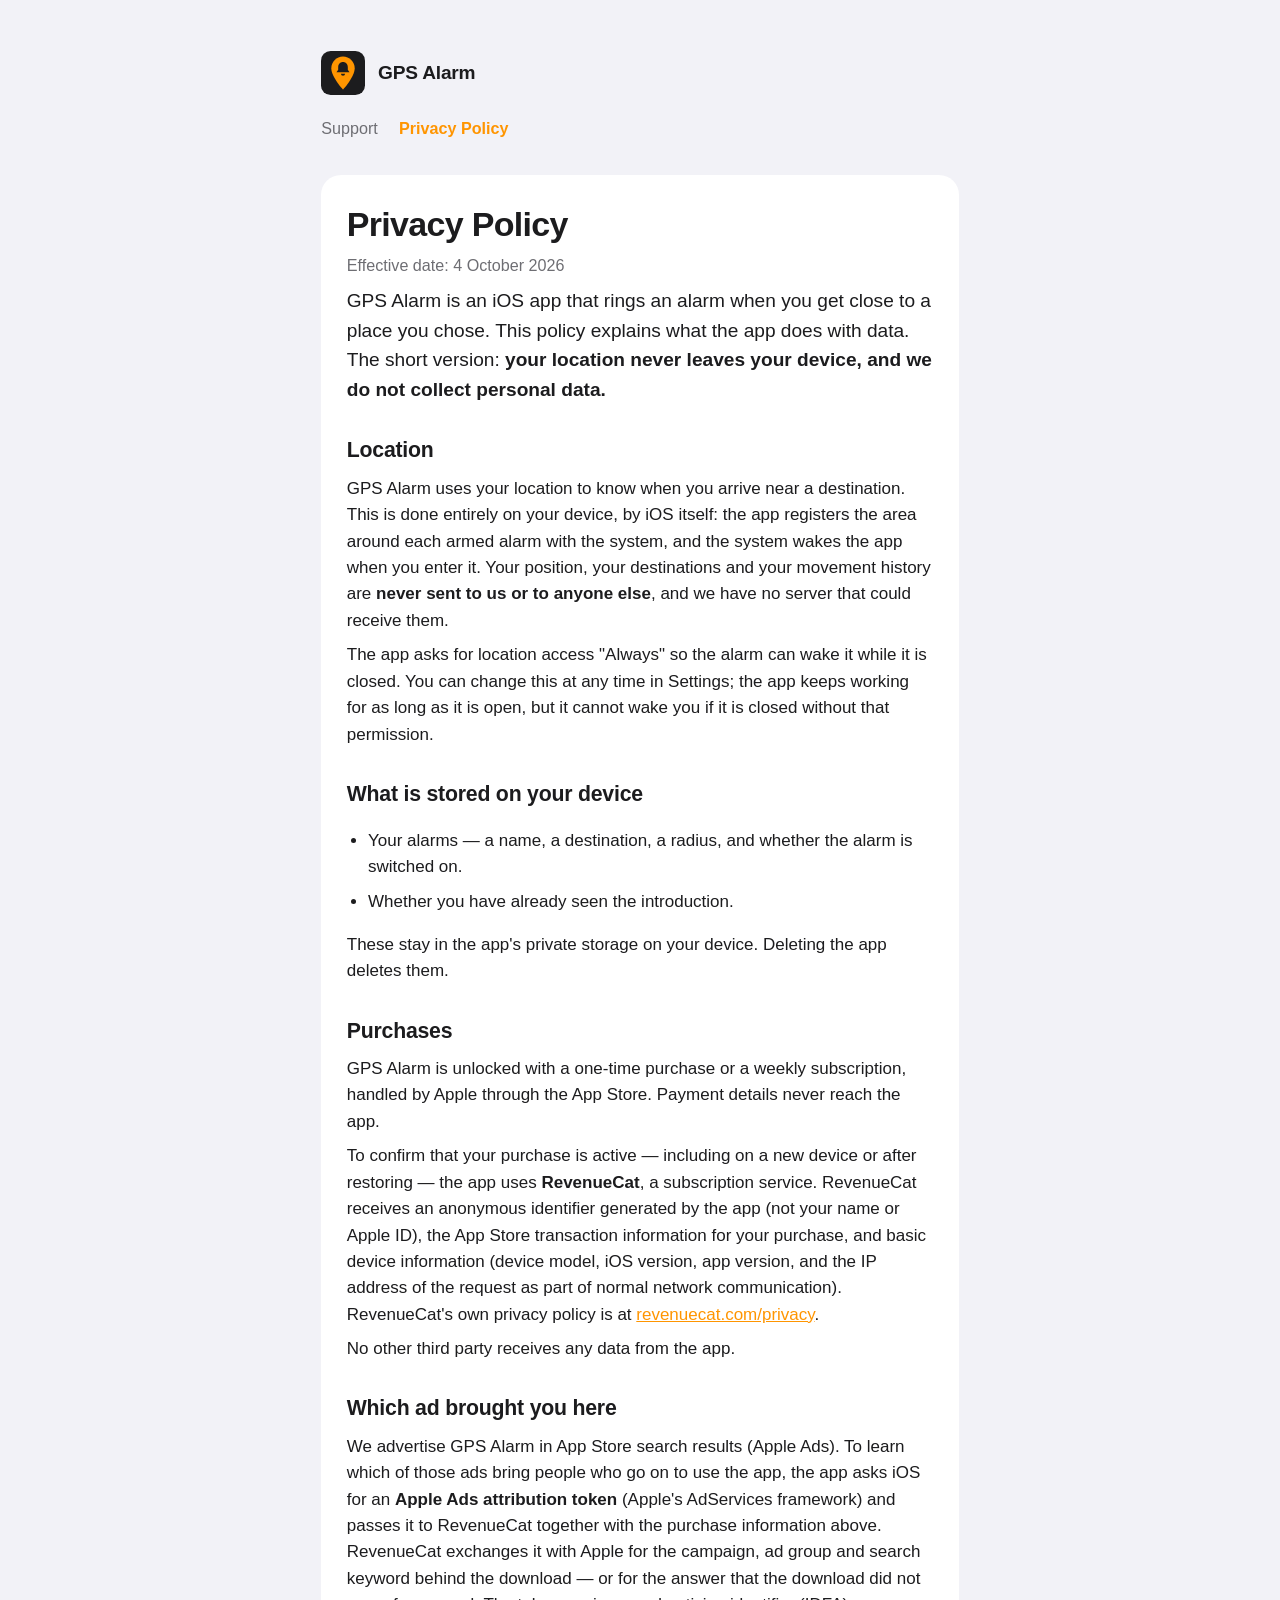
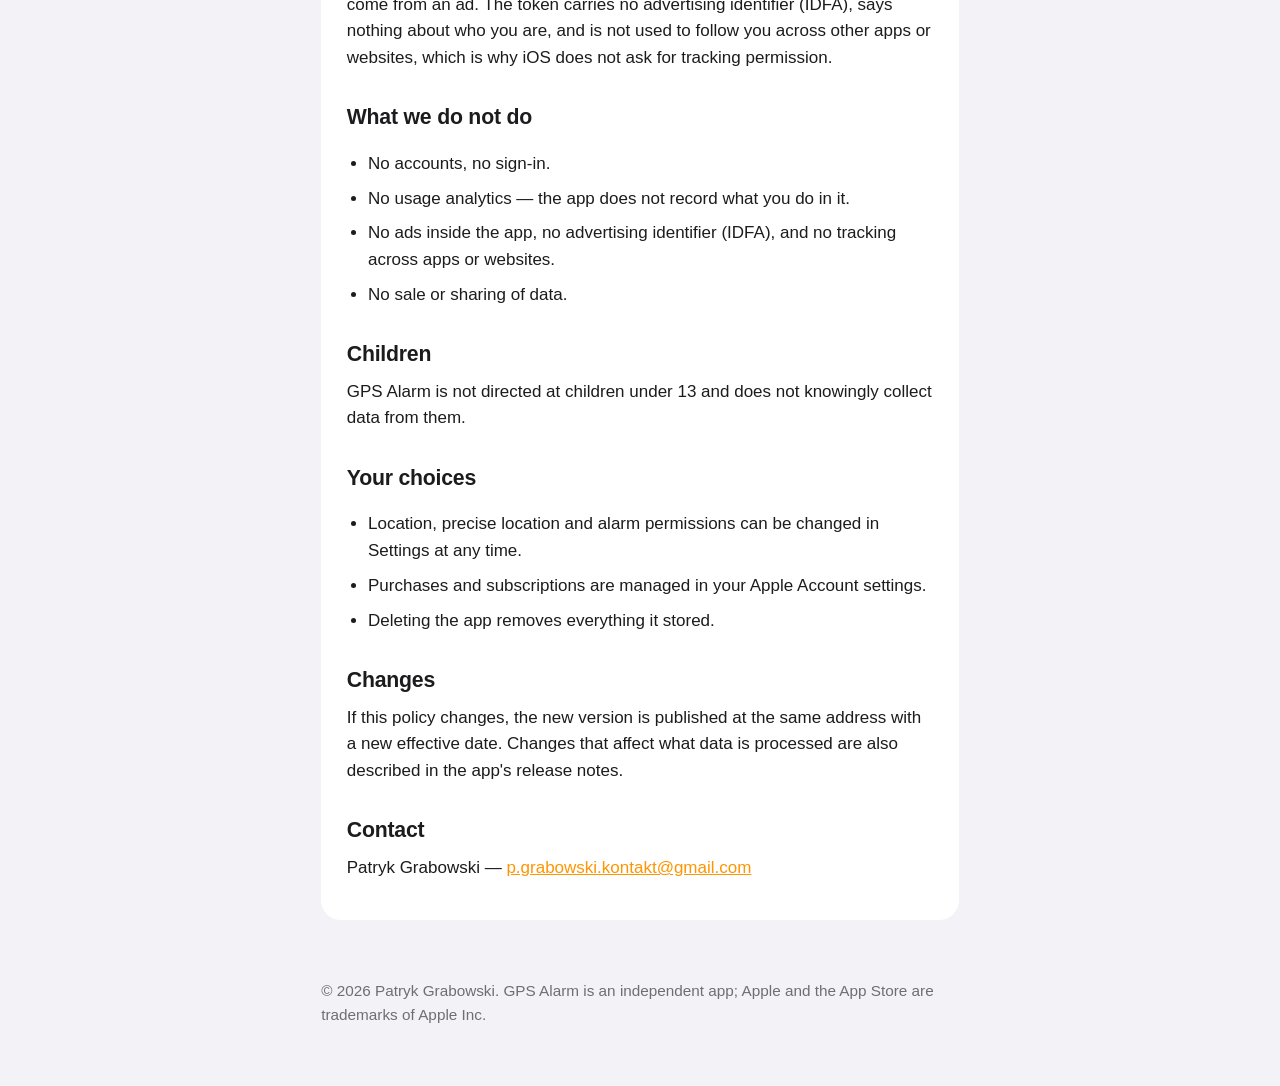
<file: privacy.html>
<!doctype html>
<html lang="en">
<head>
  <meta charset="utf-8">
  <meta name="viewport" content="width=device-width, initial-scale=1">
  <title>Privacy Policy — GPS Alarm</title>
  <meta name="description" content="GPS Alarm privacy policy: your location never leaves your device, and the app collects no personal data.">
  <link rel="stylesheet" href="style.css">
</head>
<body>
  <header>
    <a class="brand" href="./">
      <svg viewBox="0 0 64 64" aria-hidden="true">
        <rect width="64" height="64" rx="14" fill="#1c1c1e"/>
        <path d="M32 8c-9.4 0-17 7.6-17 17 0 12.8 17 31 17 31s17-18.2 17-31c0-9.4-7.6-17-17-17z" fill="#ff9500"/>
        <path d="M32 16c-4.2 0-7 3.2-7 7.5v3.7L22.5 31h19L39 27.2v-3.7c0-4.3-2.8-7.5-7-7.5zm-3 17a3 3 0 0 0 6 0z" fill="#1c1c1e"/>
      </svg>
      <strong>GPS Alarm</strong>
    </a>
    <nav aria-label="Pages">
      <a href="./">Support</a>
      <a href="privacy.html" aria-current="page">Privacy Policy</a>
    </nav>
  </header>

  <main>
    <article>
      <!-- Generated from docs/privacy.md in the GPS Alarm container. Edit the source, then copy the text here. -->
      <h1>Privacy Policy</h1>
      <p class="meta">Effective date: 4 October 2026</p>

      <p class="lead">GPS Alarm is an iOS app that rings an alarm when you get close to a place you chose. This policy explains what the app does with data. The short version: <strong>your location never leaves your device, and we do not collect personal data.</strong></p>

      <h2>Location</h2>
      <p>GPS Alarm uses your location to know when you arrive near a destination. This is done entirely on your device, by iOS itself: the app registers the area around each armed alarm with the system, and the system wakes the app when you enter it. Your position, your destinations and your movement history are <strong>never sent to us or to anyone else</strong>, and we have no server that could receive them.</p>
      <p>The app asks for location access "Always" so the alarm can wake it while it is closed. You can change this at any time in Settings; the app keeps working for as long as it is open, but it cannot wake you if it is closed without that permission.</p>

      <h2>What is stored on your device</h2>
      <ul>
        <li>Your alarms — a name, a destination, a radius, and whether the alarm is switched on.</li>
        <li>Whether you have already seen the introduction.</li>
      </ul>
      <p>These stay in the app's private storage on your device. Deleting the app deletes them.</p>

      <h2>Purchases</h2>
      <p>GPS Alarm is unlocked with a one-time purchase or a weekly subscription, handled by Apple through the App Store. Payment details never reach the app.</p>
      <p>To confirm that your purchase is active — including on a new device or after restoring — the app uses <strong>RevenueCat</strong>, a subscription service. RevenueCat receives an anonymous identifier generated by the app (not your name or Apple ID), the App Store transaction information for your purchase, and basic device information (device model, iOS version, app version, and the IP address of the request as part of normal network communication). RevenueCat's own privacy policy is at <a href="https://www.revenuecat.com/privacy">revenuecat.com/privacy</a>.</p>
      <p>No other third party receives any data from the app.</p>

      <h2>Which ad brought you here</h2>
      <p>We advertise GPS Alarm in App Store search results (Apple Ads). To learn which of those ads bring people who go on to use the app, the app asks iOS for an <strong>Apple Ads attribution token</strong> (Apple's AdServices framework) and passes it to RevenueCat together with the purchase information above. RevenueCat exchanges it with Apple for the campaign, ad group and search keyword behind the download — or for the answer that the download did not come from an ad. The token carries no advertising identifier (IDFA), says nothing about who you are, and is not used to follow you across other apps or websites, which is why iOS does not ask for tracking permission.</p>

      <h2>What we do not do</h2>
      <ul>
        <li>No accounts, no sign-in.</li>
        <li>No usage analytics — the app does not record what you do in it.</li>
        <li>No ads inside the app, no advertising identifier (IDFA), and no tracking across apps or websites.</li>
        <li>No sale or sharing of data.</li>
      </ul>

      <h2>Children</h2>
      <p>GPS Alarm is not directed at children under 13 and does not knowingly collect data from them.</p>

      <h2>Your choices</h2>
      <ul>
        <li>Location, precise location and alarm permissions can be changed in Settings at any time.</li>
        <li>Purchases and subscriptions are managed in your Apple Account settings.</li>
        <li>Deleting the app removes everything it stored.</li>
      </ul>

      <h2>Changes</h2>
      <p>If this policy changes, the new version is published at the same address with a new effective date. Changes that affect what data is processed are also described in the app's release notes.</p>

      <h2>Contact</h2>
      <p>Patryk Grabowski — <a href="mailto:p.grabowski.kontakt@gmail.com">p.grabowski.kontakt@gmail.com</a></p>
    </article>
  </main>

  <footer>
    <p>© 2026 Patryk Grabowski. GPS Alarm is an independent app; Apple and the App Store are trademarks of Apple Inc.</p>
  </footer>
</body>
</html>
</file>
<file: style.css>
:root {
  color-scheme: light dark;
  --ground: #f2f2f7;
  --surface: #ffffff;
  --text: #1c1c1e;
  --text-secondary: #6e6e73;
  --accent: #ff9500;
  --rule: #e5e5ea;
  --measure: 40rem;
}

@media (prefers-color-scheme: dark) {
  :root {
    --ground: #000000;
    --surface: #1c1c1e;
    --text: #f2f2f7;
    --text-secondary: #98989d;
    --accent: #ff9f0a;
    --rule: #3a3a3c;
  }
}

* {
  box-sizing: border-box;
}

html {
  font: 17px/1.55 -apple-system, BlinkMacSystemFont, "SF Pro Text", "Helvetica Neue", Helvetica,
    Arial, sans-serif;
  -webkit-text-size-adjust: 100%;
}

body {
  margin: 0;
  background: var(--ground);
  color: var(--text);
}

header,
main,
footer {
  max-width: var(--measure);
  margin: 0 auto;
  padding: 0 1.25rem;
}

header {
  padding-top: 3rem;
  padding-bottom: 1rem;
}

.brand {
  display: flex;
  align-items: center;
  gap: 0.75rem;
  text-decoration: none;
  color: inherit;
}

.brand svg {
  width: 44px;
  height: 44px;
  flex: none;
}

.brand strong {
  font-size: 1.125rem;
  letter-spacing: -0.01em;
}

nav {
  margin-top: 1.25rem;
  display: flex;
  gap: 1.25rem;
  font-size: 0.95rem;
}

nav a {
  color: var(--text-secondary);
  text-decoration: none;
}

nav a[aria-current="page"] {
  color: var(--accent);
  font-weight: 600;
}

main {
  padding-bottom: 3rem;
}

article {
  background: var(--surface);
  border-radius: 20px;
  padding: 1.75rem 1.5rem;
  margin-top: 1rem;
}

h1 {
  font-size: 2rem;
  line-height: 1.15;
  letter-spacing: -0.02em;
  margin: 0 0 0.5rem;
}

h2 {
  font-size: 1.25rem;
  letter-spacing: -0.01em;
  margin: 1.75rem 0 0.5rem;
}

p,
li {
  margin: 0.5rem 0;
}

ul {
  padding-left: 1.25rem;
}

.meta {
  color: var(--text-secondary);
  font-size: 0.95rem;
}

.lead {
  font-size: 1.125rem;
}

a {
  color: var(--accent);
}

hr {
  border: 0;
  border-top: 1px solid var(--rule);
  margin: 1.5rem 0;
}

footer {
  padding-bottom: 3rem;
  color: var(--text-secondary);
  font-size: 0.9rem;
}
</file>
